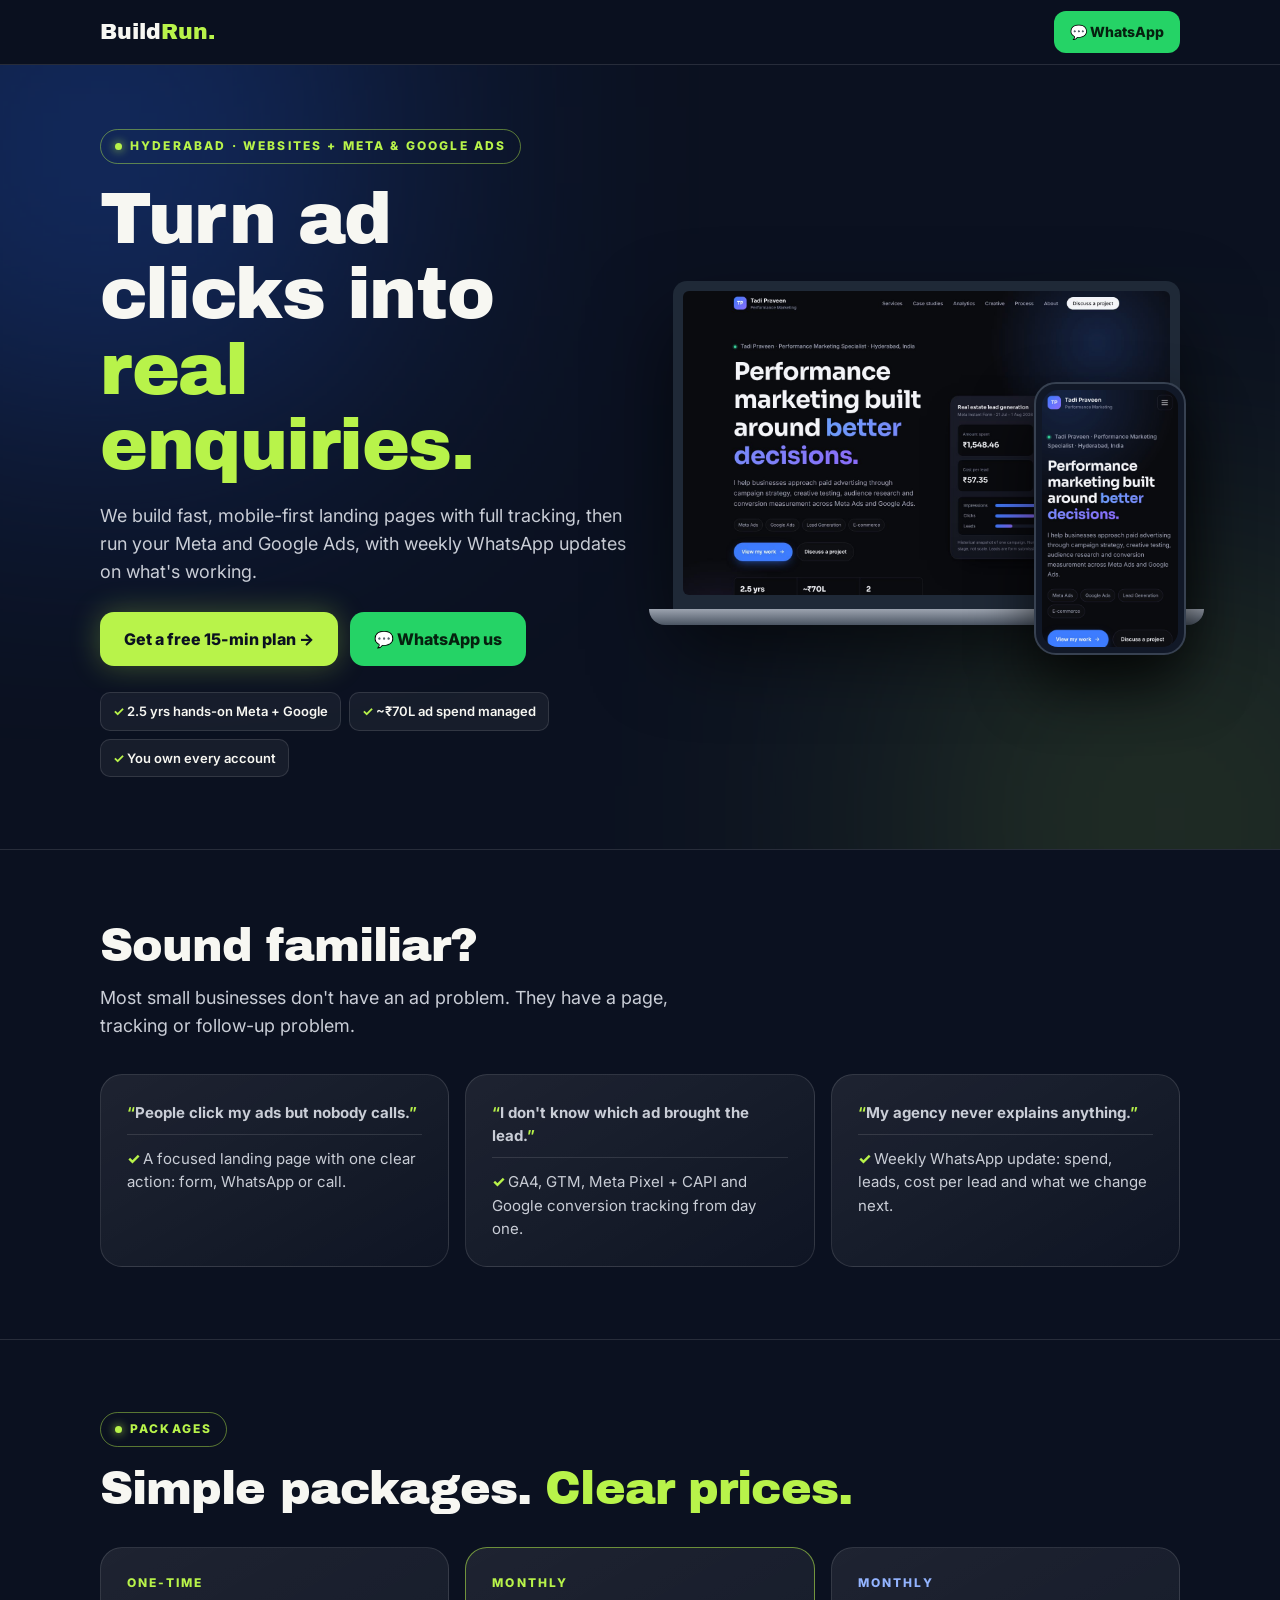
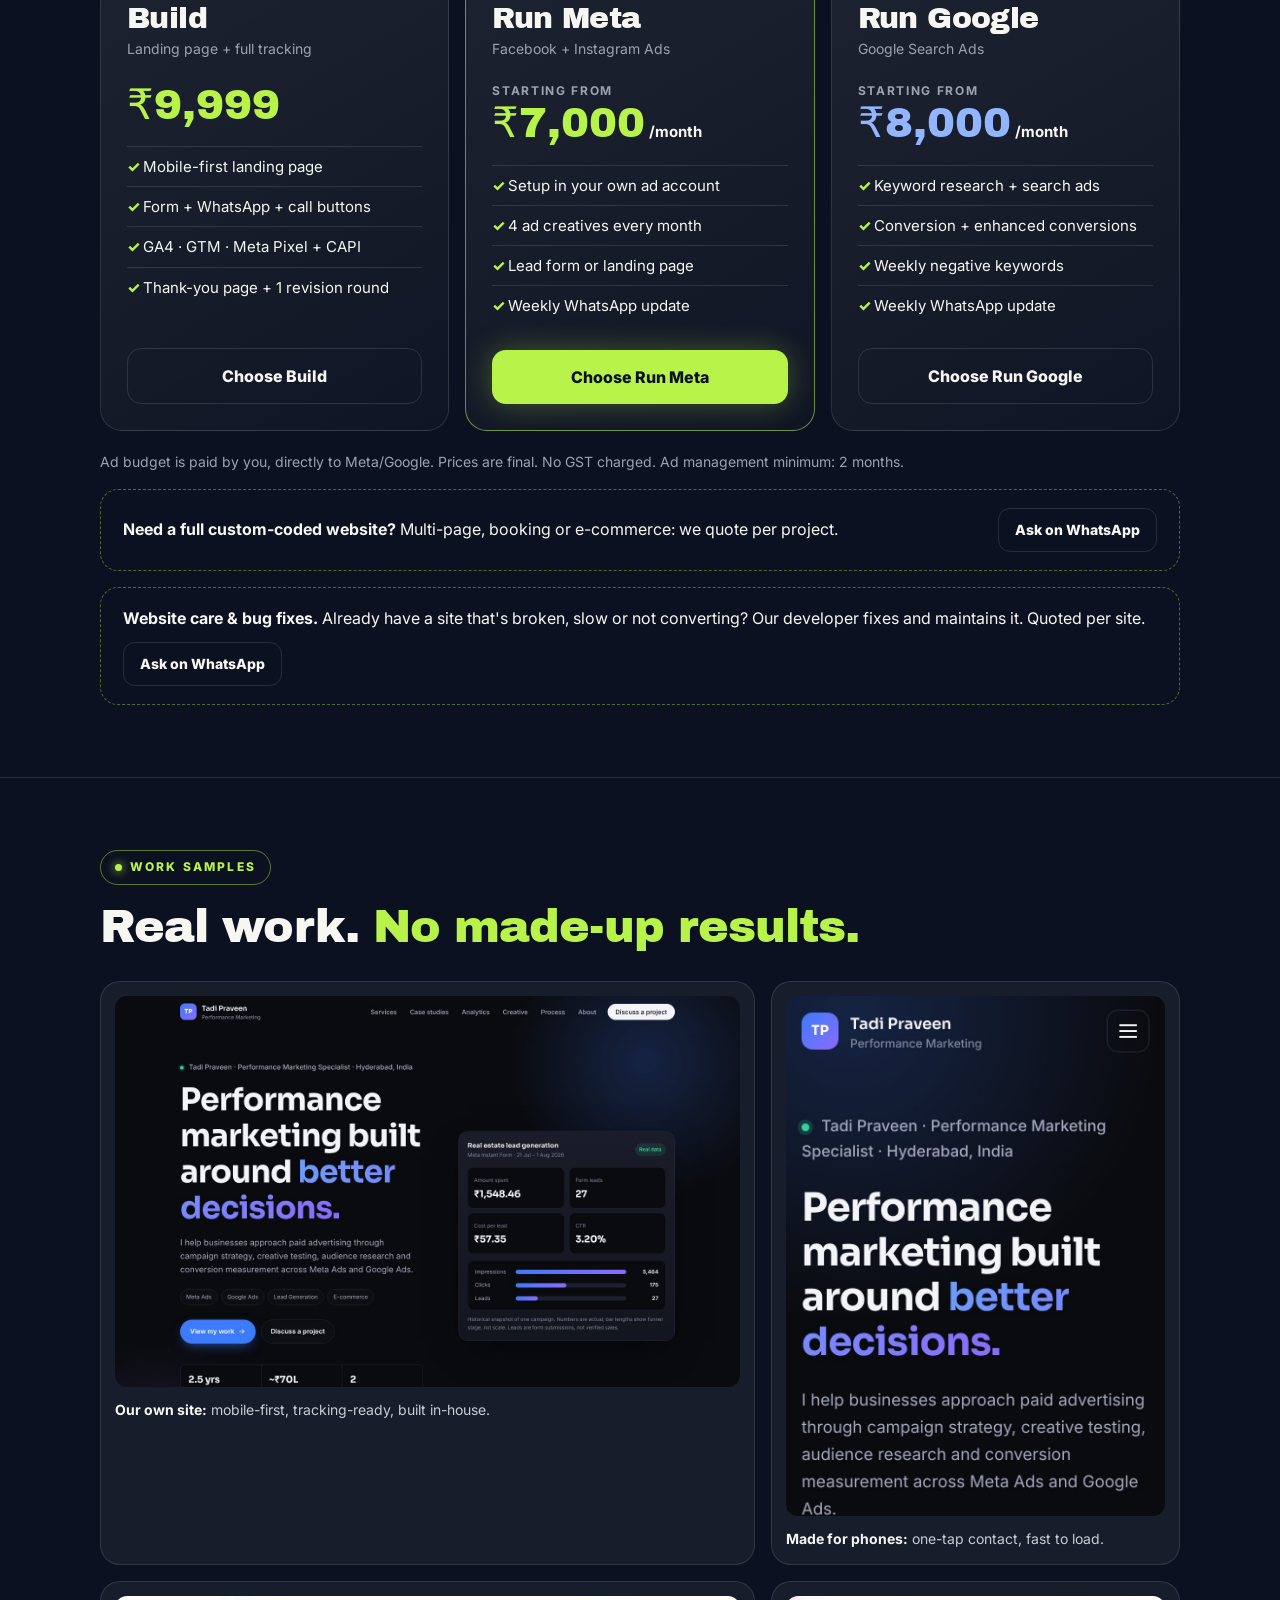
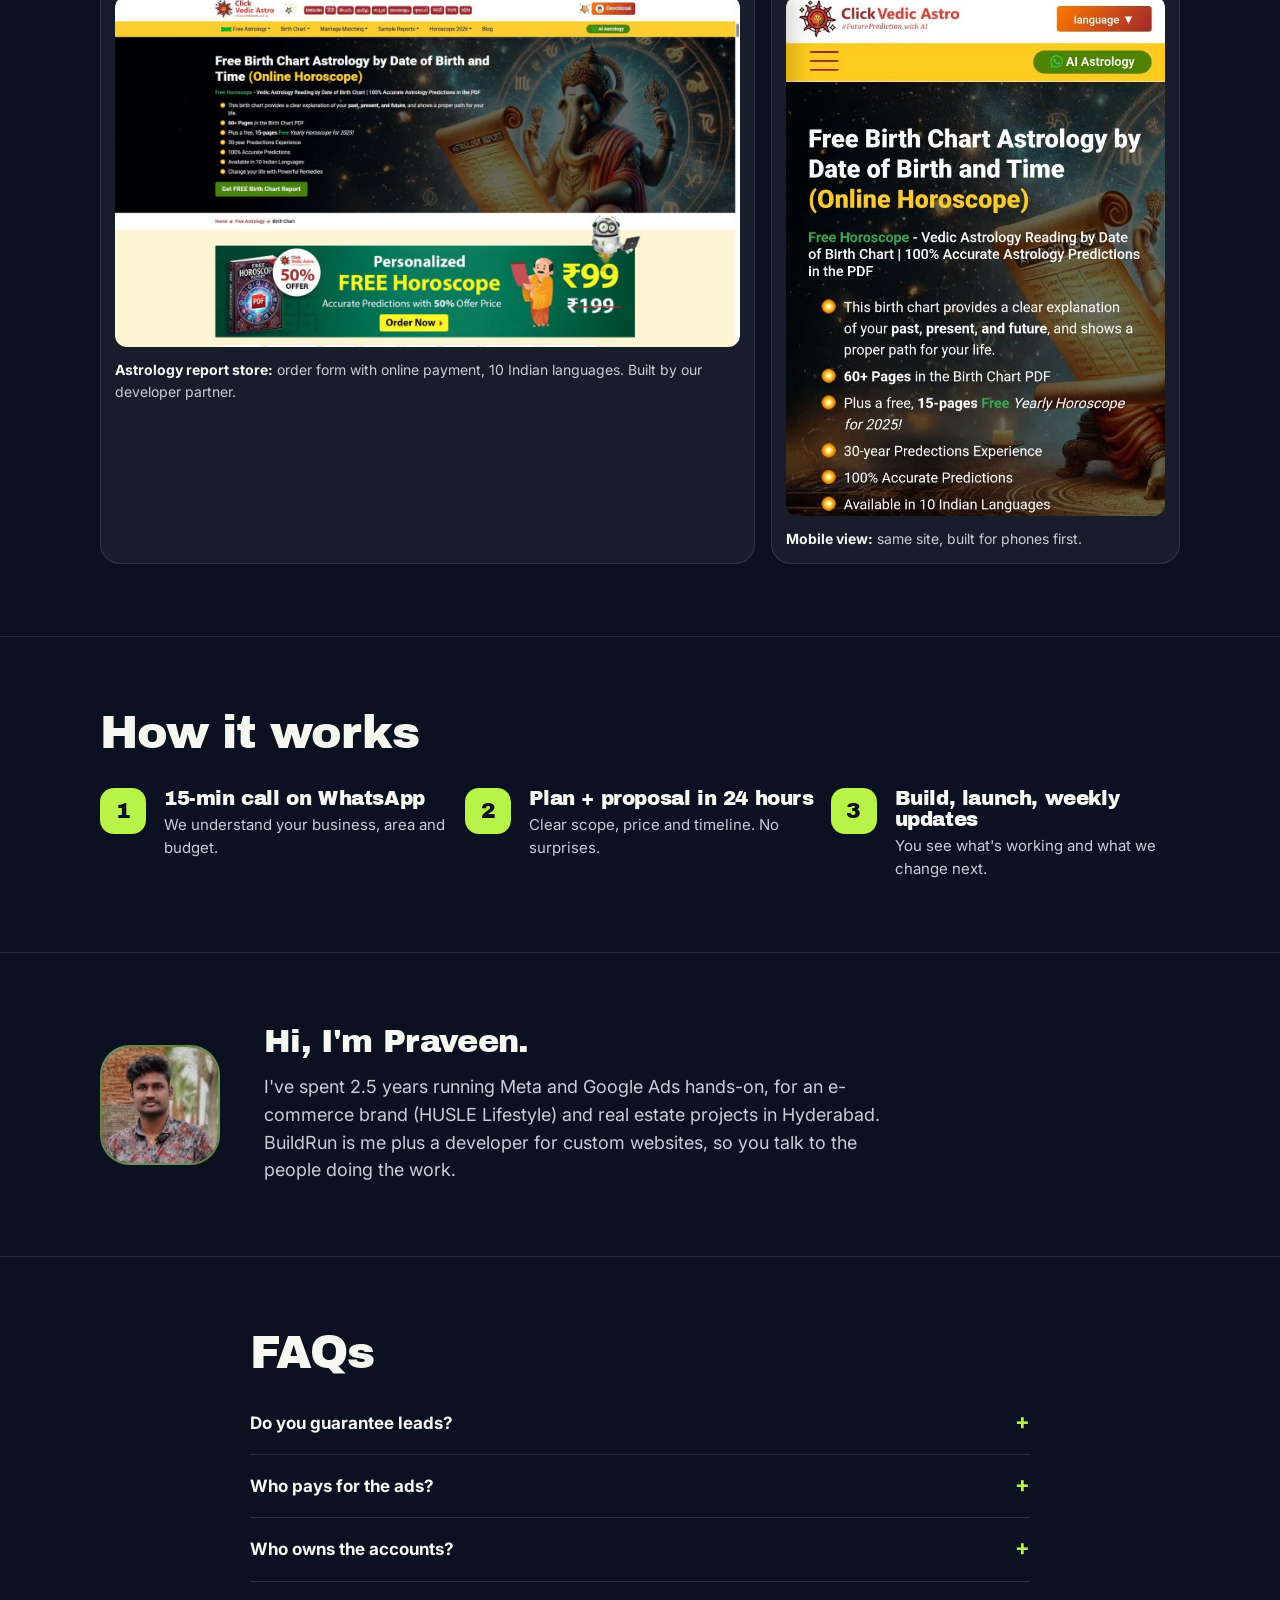
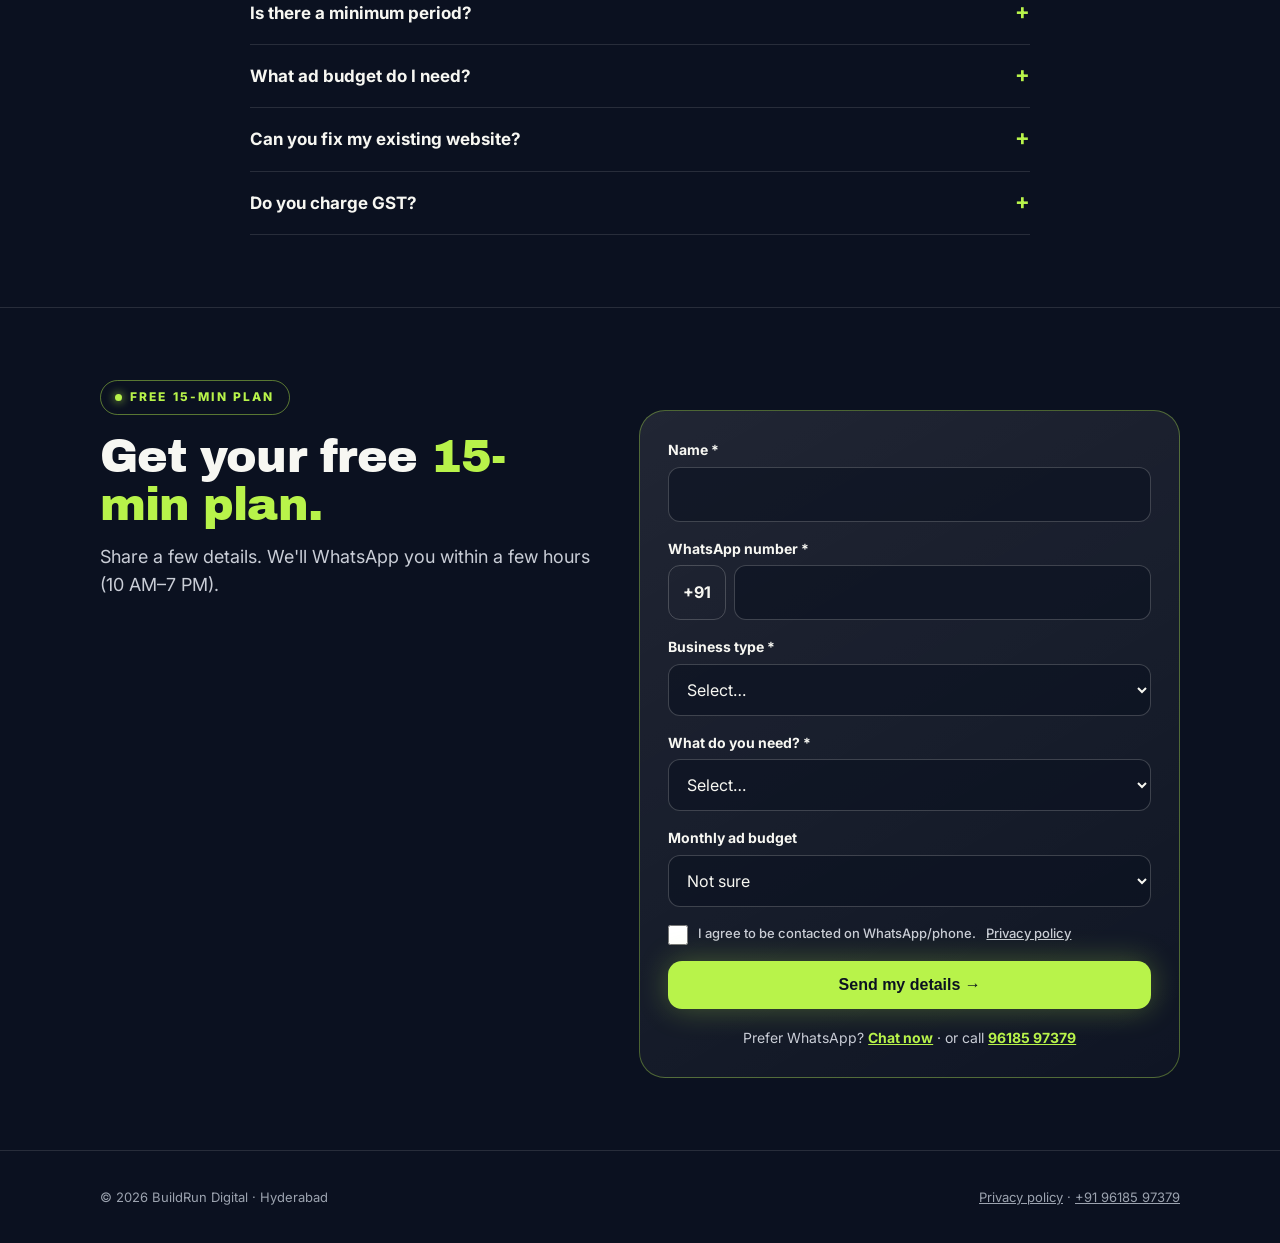
<file: index.html>
<!doctype html>
<html lang="en">
<head>
<meta charset="utf-8">
<meta name="viewport" content="width=device-width,initial-scale=1">
<title>BuildRun Digital | Landing Pages + Meta & Google Ads, Hyderabad</title>
<meta name="description" content="BuildRun Digital builds fast, mobile-first landing pages with full tracking and runs Meta & Google Ads for Hyderabad businesses. Clear prices, weekly WhatsApp updates.">
<link rel="canonical" href="https://buildrundigital.in/">
<meta property="og:title" content="BuildRun Digital: Turn ad clicks into real enquiries">
<meta property="og:description" content="Landing pages + Meta & Google Ads for Hyderabad businesses. Build ₹9,999 · Run Meta from ₹7,000/mo · Run Google from ₹8,000/mo.">
<meta property="og:image" content="https://buildrundigital.in/assets/og.jpg">
<meta property="og:type" content="website">
<link rel="icon" href="assets/icon-192.png">
<link rel="preconnect" href="https://fonts.googleapis.com"><link rel="preconnect" href="https://fonts.gstatic.com" crossorigin>
<link href="https://fonts.googleapis.com/css2?family=Archivo+Black&family=Inter:wght@400;500;600;700;800&display=swap" rel="stylesheet">
<link rel="stylesheet" href="assets/style.css">
<!-- Google Tag Manager -->
<script>(function(w,d,s,l,i){w[l]=w[l]||[];w[l].push({'gtm.start':new Date().getTime(),event:'gtm.js'});var f=d.getElementsByTagName(s)[0],j=d.createElement(s),dl=l!='dataLayer'?'&l='+l:'';j.async=true;j.src='https://www.googletagmanager.com/gtm.js?id='+i+dl;f.parentNode.insertBefore(j,f);})(window,document,'script','dataLayer','GTM-MHM82XWP');</script>
<!-- End Google Tag Manager -->
</head>
<body>
<!-- Google Tag Manager (noscript) -->
<noscript><iframe src="https://www.googletagmanager.com/ns.html?id=GTM-MHM82XWP" height="0" width="0" style="display:none;visibility:hidden"></iframe></noscript>
<!-- End Google Tag Manager (noscript) -->

<header><div class="wrap">
 <a class="logo" href="#top">Build<span>Run.</span></a>
 <a class="btn btn-wa btn-sm js-wa" data-loc="header" href="https://wa.me/919618597379?text=Hi%20BuildRun%2C%20I%27d%20like%20a%20free%2015-min%20plan%20for%20my%20business." target="_blank" rel="noopener">💬 WhatsApp</a>
</div></header>

<main id="top">
<!-- 1. HERO -->
<section class="hero"><div class="wrap hero-grid">
 <div>
  <span class="tag">HYDERABAD · WEBSITES + META &amp; GOOGLE ADS</span>
  <h1>Turn ad clicks into <span class="lime">real enquiries.</span></h1>
  <p class="lead">We build fast, mobile-first landing pages with full tracking, then run your Meta and Google Ads, with weekly WhatsApp updates on what's working.</p>
  <div class="ctas">
   <a class="btn btn-lime" href="#enquire">Get a free 15-min plan →</a>
   <a class="btn btn-wa js-wa" data-loc="hero" href="https://wa.me/919618597379?text=Hi%20BuildRun%2C%20I%27d%20like%20a%20free%2015-min%20plan%20for%20my%20business." target="_blank" rel="noopener">💬 WhatsApp us</a>
  </div>
  <div class="chips">
   <span class="chip"><b>✓</b> 2.5 yrs hands-on Meta + Google</span>
   <span class="chip"><b>✓</b> ~₹70L ad spend managed</span>
   <span class="chip"><b>✓</b> You own every account</span>
  </div>
 </div>
 <div class="mock" aria-hidden="true">
  <div class="laptop"><img src="assets/work-site-desktop.jpg" alt="" width="1440" height="900"></div><div class="base"></div>
  <div class="phone"><img src="assets/work-site-mobile.jpg" alt="" width="780" height="1688"></div>
 </div>
</div></section>

<!-- 2. PROBLEM → FIX -->
<section><div class="wrap">
 <h2>Sound familiar?</h2>
 <p class="lead">Most small businesses don't have an ad problem. They have a page, tracking or follow-up problem.</p>
 <div class="grid3">
  <div class="card"><p class="prob">People click my ads but nobody calls.</p><p class="fix">A focused landing page with one clear action: form, WhatsApp or call.</p></div>
  <div class="card"><p class="prob">I don't know which ad brought the lead.</p><p class="fix">GA4, GTM, Meta Pixel + CAPI and Google conversion tracking from day one.</p></div>
  <div class="card"><p class="prob">My agency never explains anything.</p><p class="fix">Weekly WhatsApp update: spend, leads, cost per lead and what we change next.</p></div>
 </div>
</div></section>

<!-- 3. PACKAGES -->
<section id="packages"><div class="wrap">
 <span class="tag">PACKAGES</span>
 <h2>Simple packages. <span class="lime">Clear prices.</span></h2>
 <div class="grid3">
  <div class="card pkg">
   <span class="k">ONE-TIME</span><h3>Build</h3><span class="sub">Landing page + full tracking</span>
   <div class="price" style="margin-top:22px">₹9,999</div>
   <ul><li>Mobile-first landing page</li><li>Form + WhatsApp + call buttons</li><li>GA4 · GTM · Meta Pixel + CAPI</li><li>Thank-you page + 1 revision round</li></ul>
   <a class="btn btn-ghost js-pick" data-service="Build" href="#enquire">Choose Build</a>
  </div>
  <div class="card pkg hot">
   <span class="k">MONTHLY</span><h3>Run Meta</h3><span class="sub">Facebook + Instagram Ads</span>
   <div class="from">STARTING FROM</div><div class="price">₹7,000<small> /month</small></div>
   <ul><li>Setup in your own ad account</li><li>4 ad creatives every month</li><li>Lead form or landing page</li><li>Weekly WhatsApp update</li></ul>
   <a class="btn btn-lime js-pick" data-service="Run Meta" href="#enquire">Choose Run Meta</a>
  </div>
  <div class="card pkg g">
   <span class="k">MONTHLY</span><h3>Run Google</h3><span class="sub">Google Search Ads</span>
   <div class="from">STARTING FROM</div><div class="price">₹8,000<small> /month</small></div>
   <ul><li>Keyword research + search ads</li><li>Conversion + enhanced conversions</li><li>Weekly negative keywords</li><li>Weekly WhatsApp update</li></ul>
   <a class="btn btn-ghost js-pick" data-service="Run Google" href="#enquire">Choose Run Google</a>
  </div>
 </div>
 <p class="note">Ad budget is paid by you, directly to Meta/Google. Prices are final. No GST charged. Ad management minimum: 2 months.</p>
 <div class="custom"><span><b>Need a full custom-coded website?</b> Multi-page, booking or e-commerce: we quote per project.</span>
  <a class="btn btn-ghost btn-sm js-wa" data-loc="custom" href="https://wa.me/919618597379?text=Hi%20BuildRun%2C%20I%20need%20a%20quote%20for%20a%20custom%20website." target="_blank" rel="noopener">Ask on WhatsApp</a></div>
 <div class="custom"><span><b>Website care &amp; bug fixes.</b> Already have a site that's broken, slow or not converting? Our developer fixes and maintains it. Quoted per site.</span>
  <a class="btn btn-ghost btn-sm js-wa" data-loc="website_care" href="https://wa.me/919618597379?text=Hi%20BuildRun%2C%20I%20need%20help%20fixing%20my%20website." target="_blank" rel="noopener">Ask on WhatsApp</a></div>
</div></section>

<!-- 4. WORK -->
<section id="work"><div class="wrap">
 <span class="tag">WORK SAMPLES</span>
 <h2>Real work. <span class="lime">No made-up results.</span></h2>
 <div class="work">
  <figure><img src="assets/work-site-desktop.jpg" alt="Performance marketing portfolio website built in-house, desktop view" width="1440" height="900" loading="lazy"><figcaption><b>Our own site:</b> mobile-first, tracking-ready, built in-house.</figcaption></figure>
  <figure><img src="assets/work-site-mobile.jpg" alt="Same website on mobile" width="780" height="1688" loading="lazy" style="max-height:520px;object-fit:cover;object-position:top"><figcaption><b>Made for phones:</b> one-tap contact, fast to load.</figcaption></figure>
  <figure><img src="assets/work-astro-desktop.jpg" alt="Astrology report website with online ordering, desktop view" width="1440" height="810" loading="lazy"><figcaption><b>Astrology report store:</b> order form with online payment, 10 Indian languages. Built by our developer partner.</figcaption></figure>
  <figure><img src="assets/work-astro-mobile.jpg" alt="Same astrology website on mobile" width="640" height="1180" loading="lazy" style="max-height:520px;object-fit:cover;object-position:top"><figcaption><b>Mobile view:</b> same site, built for phones first.</figcaption></figure>
 </div>
 <!-- ADD LATER: friend's website mockups + redacted HUSLE / real estate ad screenshots -->
</div></section>

<!-- 5. HOW IT WORKS -->
<section><div class="wrap">
 <h2>How it works</h2>
 <div class="steps">
  <div class="step"><h3>15-min call on WhatsApp</h3><p>We understand your business, area and budget.</p></div>
  <div class="step"><h3>Plan + proposal in 24 hours</h3><p>Clear scope, price and timeline. No surprises.</p></div>
  <div class="step"><h3>Build, launch, weekly updates</h3><p>You see what's working and what we change next.</p></div>
 </div>
</div></section>

<!-- 6. ABOUT -->
<section><div class="wrap about">
 <img class="avatar" src="assets/founder.jpg" alt="Tadi Praveen, founder of BuildRun Digital" width="120" height="120" style="object-fit:cover">
 <div>
  <h2 style="font-size:32px">Hi, I'm Praveen.</h2>
  <p class="lead">I've spent 2.5 years running Meta and Google Ads hands-on, for an e-commerce brand (HUSLE Lifestyle) and real estate projects in Hyderabad. BuildRun is me plus a developer for custom websites, so you talk to the people doing the work.</p>
 </div>
</div></section>

<!-- 7. FAQ -->
<section id="faq"><div class="wrap" style="max-width:820px">
 <h2>FAQs</h2>
 <details><summary>Do you guarantee leads?</summary><p>No. Nobody honestly can. We set things up properly, test, and show you real numbers every week.</p></details>
 <details><summary>Who pays for the ads?</summary><p>You pay Meta/Google directly from your own ad account. Our fee is separate.</p></details>
 <details><summary>Who owns the accounts?</summary><p>You do: the ad account, pixel, GA4 and domain. We get partner access only.</p></details>
 <details><summary>Is there a minimum period?</summary><p>2 months for ad management. The first 2–3 weeks are a learning and testing phase.</p></details>
 <details><summary>What ad budget do I need?</summary><p>A suggested starting point is ₹15,000/month for Meta and ₹20,000/month for Google. We'll suggest a budget for your area on the call.</p></details>
 <details><summary>Can you fix my existing website?</summary><p>Yes. Our developer handles bug fixes and ongoing maintenance, including for an e-commerce store we work with. Share your site link on WhatsApp and we'll quote.</p></details>
 <details><summary>Do you charge GST?</summary><p>No. Prices are final.</p></details>
</div></section>

<!-- 8. FORM -->
<section id="enquire"><div class="wrap formwrap">
 <div>
  <span class="tag">FREE 15-MIN PLAN</span>
  <h2>Get your free <span class="lime">15-min plan.</span></h2>
  <p class="lead">Share a few details. We'll WhatsApp you within a few hours (10 AM–7 PM).</p>
 </div>
 <form class="formbox" id="leadForm" novalidate>
  <div class="fg"><label for="name">Name *</label><input id="name" name="name" autocomplete="name" required><div class="err">Please enter your name.</div></div>
  <div class="fg"><label for="phone">WhatsApp number *</label><div class="ph"><span>+91</span><input id="phone" name="phone" inputmode="numeric" autocomplete="tel-national" maxlength="10" required></div><div class="err">Please enter a 10-digit mobile number.</div></div>
  <div class="fg"><label for="business">Business type *</label><select id="business" name="business" required>
   <option value="">Select…</option><option>Real estate</option><option>Clinic / Healthcare</option><option>Restaurant / Café</option><option>Education / Coaching</option><option>Salon / Spa</option><option>Retail / E-commerce</option><option>Other</option></select><div class="err">Please choose one.</div></div>
  <div class="fg"><label for="service">What do you need? *</label><select id="service" name="service" required>
   <option value="">Select…</option><option>Build</option><option>Run Meta</option><option>Run Google</option><option>Custom website</option><option>Website care / bug fixes</option><option>Not sure</option></select><div class="err">Please choose one.</div></div>
  <div class="fg"><label for="budget">Monthly ad budget</label><select id="budget" name="budget">
   <option>Not sure</option><option>Under ₹15k</option><option>₹15k–30k</option><option>₹30k+</option></select></div>
  <div class="fg"><label class="consent"><input type="checkbox" id="consent" name="consent" required> I agree to be contacted on WhatsApp/phone. <a href="privacy-policy/">Privacy policy</a></label><div class="err">Please tick to continue.</div></div>
  <input type="hidden" name="utm_source"><input type="hidden" name="utm_medium"><input type="hidden" name="utm_campaign"><input type="hidden" name="utm_content"><input type="hidden" name="utm_term"><input type="hidden" name="gclid"><input type="hidden" name="fbclid"><input type="hidden" name="page">
  <input type="text" name="website" tabindex="-1" autocomplete="off" style="position:absolute;left:-9999px" aria-hidden="true"><!-- spam trap -->
  <button class="btn btn-lime" type="submit" style="width:100%">Send my details →</button>
  <p class="alt">Prefer WhatsApp? <a class="js-wa" data-loc="form" href="https://wa.me/919618597379?text=Hi%20BuildRun%2C%20I%27d%20like%20a%20free%2015-min%20plan%20for%20my%20business." target="_blank" rel="noopener">Chat now</a> · or call <a class="js-call" data-loc="form" href="tel:+919618597379">96185 97379</a></p>
 </form>
</div></section>
</main>

<footer><div class="wrap"><span>© 2026 BuildRun Digital · Hyderabad</span><span><a href="privacy-policy/">Privacy policy</a> · <a class="js-call" data-loc="footer" href="tel:+919618597379">+91 96185 97379</a></span></div></footer>

<div class="mbar">
 <a class="btn btn-wa js-wa" data-loc="sticky" href="https://wa.me/919618597379?text=Hi%20BuildRun%2C%20I%27d%20like%20a%20free%2015-min%20plan%20for%20my%20business." target="_blank" rel="noopener">💬 WhatsApp</a>
 <a class="btn btn-lime js-call" data-loc="sticky" href="tel:+919618597379">📞 Call</a>
</div>

<script>
// Paste the Google Apps Script web app URL here (see SETUP.md, part 2)
window.LEAD_ENDPOINT = "https://script.google.com/macros/s/AKfycbw1TQQOhSPXtGVyYWQDcDoe4ScrxAh5ZcqU63MBVeZ1H2usxKY_GWOc2KyDvNOVzh86ZQ/exec";
</script>
<script src="assets/main.js"></script>
</body>
</html>
</file>
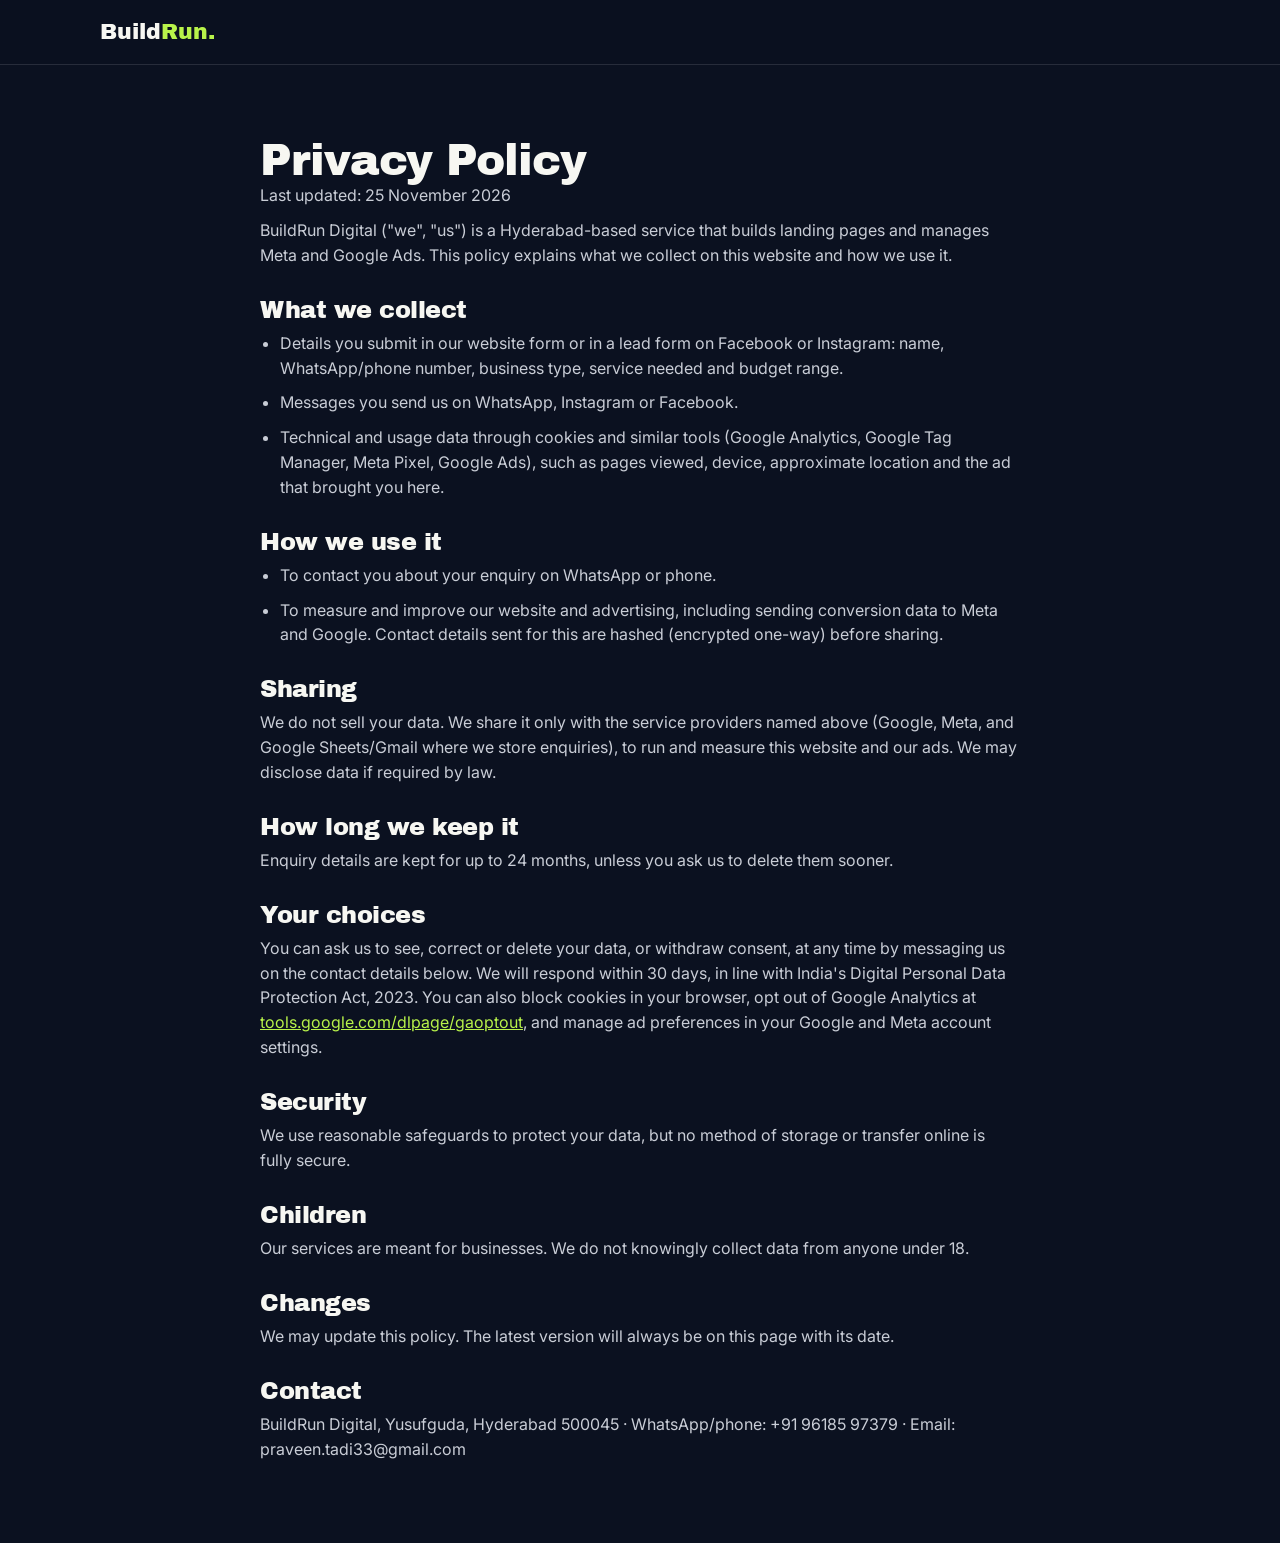
<file: privacy-policy/index.html>
<!doctype html>
<html lang="en">
<head>
<!-- Google Tag Manager -->
<script>(function(w,d,s,l,i){w[l]=w[l]||[];w[l].push({'gtm.start':new Date().getTime(),event:'gtm.js'});var f=d.getElementsByTagName(s)[0],j=d.createElement(s),dl=l!='dataLayer'?'&l='+l:'';j.async=true;j.src='https://www.googletagmanager.com/gtm.js?id='+i+dl;f.parentNode.insertBefore(j,f);})(window,document,'script','dataLayer','GTM-MHM82XWP');</script>
<!-- End Google Tag Manager -->

<meta charset="utf-8">
<meta name="viewport" content="width=device-width,initial-scale=1">
<title>Privacy Policy | BuildRun Digital</title>
<link rel="icon" href="../assets/icon-192.png">
<link href="https://fonts.googleapis.com/css2?family=Archivo+Black&family=Inter:wght@400;600;700;800&display=swap" rel="stylesheet">
<link rel="stylesheet" href="../assets/style.css">
<style>.pp h2{font-size:24px;margin:30px 0 8px}.pp p,.pp li{color:#C9CDD6;font-size:16px;margin-bottom:10px}.pp ul{padding-left:20px}</style>
</head>
<body>
<!-- Google Tag Manager (noscript) -->
<noscript><iframe src="https://www.googletagmanager.com/ns.html?id=GTM-MHM82XWP" height="0" width="0" style="display:none;visibility:hidden"></iframe></noscript>
<!-- End Google Tag Manager (noscript) -->

<header><div class="wrap"><a class="logo" href="../">Build<span>Run.</span></a></div></header>
<main><section style="border:0"><div class="wrap pp" style="max-width:800px">
<h1 style="font-size:44px">Privacy Policy</h1>
<p>Last updated: 25 November 2026</p>
<p>BuildRun Digital ("we", "us") is a Hyderabad-based service that builds landing pages and manages Meta and Google Ads. This policy explains what we collect on this website and how we use it.</p>
<h2>What we collect</h2>
<ul><li>Details you submit in our website form or in a lead form on Facebook or Instagram: name, WhatsApp/phone number, business type, service needed and budget range.</li>
<li>Messages you send us on WhatsApp, Instagram or Facebook.</li>
<li>Technical and usage data through cookies and similar tools (Google Analytics, Google Tag Manager, Meta Pixel, Google Ads), such as pages viewed, device, approximate location and the ad that brought you here.</li></ul>
<h2>How we use it</h2>
<ul><li>To contact you about your enquiry on WhatsApp or phone.</li>
<li>To measure and improve our website and advertising, including sending conversion data to Meta and Google. Contact details sent for this are hashed (encrypted one-way) before sharing.</li></ul>
<h2>Sharing</h2>
<p>We do not sell your data. We share it only with the service providers named above (Google, Meta, and Google Sheets/Gmail where we store enquiries), to run and measure this website and our ads. We may disclose data if required by law.</p>
<h2>How long we keep it</h2>
<p>Enquiry details are kept for up to 24 months, unless you ask us to delete them sooner.</p>
<h2>Your choices</h2>
<p>You can ask us to see, correct or delete your data, or withdraw consent, at any time by messaging us on the contact details below. We will respond within 30 days, in line with India's Digital Personal Data Protection Act, 2023. You can also block cookies in your browser, opt out of Google Analytics at <a href="https://tools.google.com/dlpage/gaoptout" style="color:#B8F34A">tools.google.com/dlpage/gaoptout</a>, and manage ad preferences in your Google and Meta account settings.</p>
<h2>Security</h2>
<p>We use reasonable safeguards to protect your data, but no method of storage or transfer online is fully secure.</p>
<h2>Children</h2>
<p>Our services are meant for businesses. We do not knowingly collect data from anyone under 18.</p>
<h2>Changes</h2>
<p>We may update this policy. The latest version will always be on this page with its date.</p>
<h2>Contact</h2>
<p>BuildRun Digital, Yusufguda, Hyderabad 500045 · WhatsApp/phone: +91 96185 97379 · Email: praveen.tadi33@gmail.com</p>
</div></section></main>
</body>
</html>
</file>
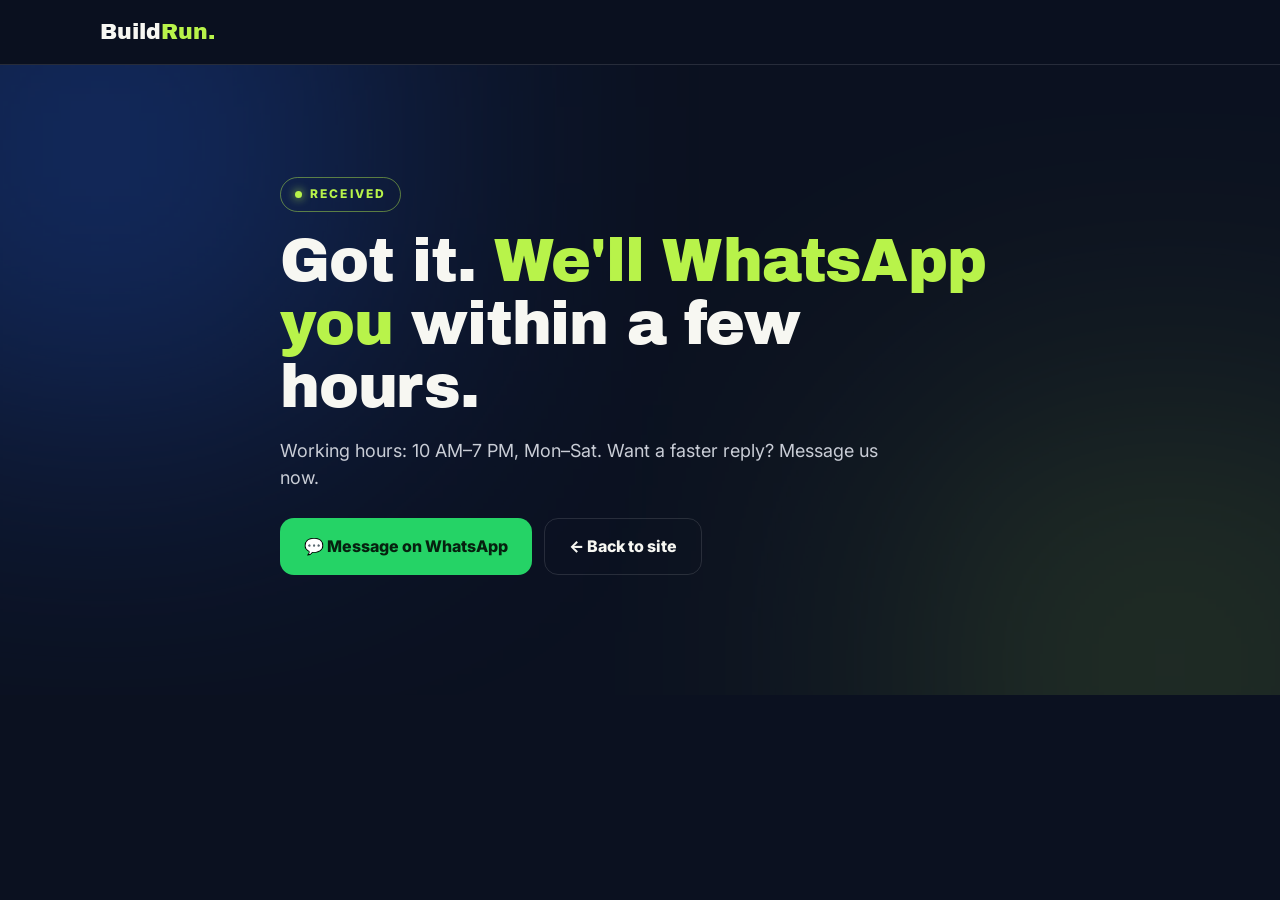
<file: thank-you/index.html>
<!doctype html>
<html lang="en">
<head>
<!-- Google Tag Manager -->
<script>(function(w,d,s,l,i){w[l]=w[l]||[];w[l].push({'gtm.start':new Date().getTime(),event:'gtm.js'});var f=d.getElementsByTagName(s)[0],j=d.createElement(s),dl=l!='dataLayer'?'&l='+l:'';j.async=true;j.src='https://www.googletagmanager.com/gtm.js?id='+i+dl;f.parentNode.insertBefore(j,f);})(window,document,'script','dataLayer','GTM-MHM82XWP');</script>
<!-- End Google Tag Manager -->

<meta charset="utf-8">
<meta name="viewport" content="width=device-width,initial-scale=1">
<title>Thank you | BuildRun Digital</title>
<meta name="robots" content="noindex">
<link rel="icon" href="../assets/icon-192.png">
<link href="https://fonts.googleapis.com/css2?family=Archivo+Black&family=Inter:wght@400;600;700;800&display=swap" rel="stylesheet">
<link rel="stylesheet" href="../assets/style.css">
<script>
// generate_lead fires here (only after a real form submit)
window.dataLayer = window.dataLayer || [];
(function(){
  var p="",n="",s="",id="";
  try{p=sessionStorage.getItem("lead_phone")||"";n=sessionStorage.getItem("lead_name")||"";s=sessionStorage.getItem("lead_service")||"";id=sessionStorage.getItem("lead_event_id")||"";}catch(e){}
  if(p){
    window.dataLayer.push({event:"generate_lead",lead_service:s,event_id:id,user_data:{phone_number:p,first_name:(n.split(" ")[0]||"")}});
    try{sessionStorage.removeItem("lead_phone");}catch(e){}
  }
})();
</script>
</head>
<body>
<!-- Google Tag Manager (noscript) -->
<noscript><iframe src="https://www.googletagmanager.com/ns.html?id=GTM-MHM82XWP" height="0" width="0" style="display:none;visibility:hidden"></iframe></noscript>
<!-- End Google Tag Manager (noscript) -->

<header><div class="wrap"><a class="logo" href="../">Build<span>Run.</span></a></div></header>
<main><section class="hero" style="min-height:70vh;display:flex;align-items:center"><div class="wrap" style="max-width:760px">
 <span class="tag">RECEIVED</span>
 <h1 style="font-size:clamp(36px,7vw,60px)">Got it. <span class="lime">We'll WhatsApp you</span> within a few hours.</h1>
 <p class="lead" style="margin:18px 0 26px">Working hours: 10 AM–7 PM, Mon–Sat. Want a faster reply? Message us now.</p>
 <div class="ctas">
  <a class="btn btn-wa js-wa" data-loc="thankyou" href="https://wa.me/919618597379?text=Hi%20BuildRun%2C%20I%20just%20filled%20the%20form%20on%20your%20website." target="_blank" rel="noopener">💬 Message on WhatsApp</a>
  <a class="btn btn-ghost" href="../">← Back to site</a>
 </div>
</div></section></main>
<script>
document.addEventListener("click",function(e){var a=e.target.closest("a.js-wa");if(a)window.dataLayer.push({event:"whatsapp_click",click_location:"thankyou"});});
</script>
</body>
</html>
</file>
<file: assets/style.css>
:root{--ink:#0B1120;--ink2:#111827;--lime:#B8F34A;--blue:#2563EB;--off:#F7F7F2;--mut:#9CA3AF;--line:rgba(247,247,242,.12);--card:rgba(255,255,255,.05)}
*{margin:0;padding:0;box-sizing:border-box}
html{scroll-behavior:smooth}
body{font-family:Inter,system-ui,sans-serif;background:var(--ink);color:var(--off);line-height:1.55;-webkit-font-smoothing:antialiased}
a{color:inherit}
img{max-width:100%;height:auto;display:block}
.wrap{max-width:1120px;margin:0 auto;padding:0 20px}
h1,h2,h3{font-family:'Archivo Black',Inter,sans-serif;letter-spacing:-.02em;line-height:1.05;font-weight:400}
h2{font-size:clamp(30px,5vw,46px);margin-bottom:14px}
.lead{color:#C9CDD6;font-size:18px;max-width:640px}
.lime{color:var(--lime)}
section{padding:72px 0;border-top:1px solid var(--line)}
.tag{display:inline-flex;align-items:center;gap:8px;font-size:12px;font-weight:800;letter-spacing:.18em;color:var(--lime);border:1.5px solid rgba(184,243,74,.45);padding:7px 14px;border-radius:40px;margin-bottom:18px}
.tag:before{content:"";width:7px;height:7px;border-radius:50%;background:var(--lime);box-shadow:0 0 10px var(--lime)}
/* header */
header{position:sticky;top:0;z-index:20;background:rgba(11,17,32,.85);backdrop-filter:blur(12px);border-bottom:1px solid var(--line)}
header .wrap{display:flex;justify-content:space-between;align-items:center;height:64px}
.logo{font-family:'Archivo Black';font-size:22px;text-decoration:none}.logo span{color:var(--lime)}
/* buttons */
.btn{display:inline-flex;align-items:center;justify-content:center;gap:8px;font-weight:800;font-size:16px;padding:15px 24px;border-radius:14px;text-decoration:none;border:0;cursor:pointer;transition:transform .15s}
.btn:hover{transform:translateY(-2px)}
.btn-lime{background:var(--lime);color:var(--ink);box-shadow:0 0 30px rgba(184,243,74,.3)}
.btn-wa{background:#25D366;color:#06210f}
.btn-ghost{background:transparent;color:var(--off);border:1.5px solid var(--line)}
.btn-sm{padding:10px 16px;font-size:14px;border-radius:12px}
/* hero */
.hero{padding:64px 0 72px;border:0;position:relative;overflow:hidden}
.hero:before{content:"";position:absolute;width:520px;height:520px;left:-160px;top:-180px;background:var(--blue);filter:blur(140px);opacity:.35;z-index:-1}
.hero:after{content:"";position:absolute;width:460px;height:460px;right:-120px;bottom:-200px;background:var(--lime);filter:blur(150px);opacity:.18;z-index:-1}
.hero-grid{display:grid;gap:40px;align-items:center}
.hero h1{font-size:clamp(40px,8vw,72px)}
.hero .lead{margin:18px 0 26px}
.ctas{display:flex;flex-wrap:wrap;gap:12px}
.chips{display:flex;flex-wrap:wrap;gap:8px;margin-top:26px}
.chip{font-size:13px;font-weight:600;padding:8px 12px;border-radius:10px;background:var(--card);border:1px solid var(--line)}
.chip b{color:var(--lime)}
.mock{position:relative}
.laptop{border-radius:14px 14px 0 0;background:#1F2937;padding:10px 10px 14px;box-shadow:0 40px 80px rgba(0,0,0,.6)}
.laptop img{border-radius:6px}
.base{height:16px;background:linear-gradient(#9CA3AF,#4B5563);border-radius:0 0 18px 18px;margin:0 -24px}
.phone{position:absolute;right:-6px;bottom:-30px;width:30%;border-radius:22px;background:#111827;padding:6px;border:2px solid #374151;box-shadow:0 30px 60px rgba(0,0,0,.7)}
.phone img{border-radius:16px;aspect-ratio:9/17;object-fit:cover;object-position:top}
/* cards */
.grid3{display:grid;gap:16px;margin-top:34px}
.card{background:linear-gradient(150deg,rgba(255,255,255,.08),rgba(255,255,255,.02));border:1px solid var(--line);border-radius:22px;padding:26px}
.card h3{font-size:22px;margin-bottom:8px}
.card p{color:#C9CDD6;font-size:15px}
.prob{font-weight:700;font-size:17px;margin-bottom:10px}
.prob:before{content:"“";color:var(--lime)}
.prob:after{content:"”";color:var(--lime)}
.fix{font-size:15px;color:#C9CDD6;border-top:1px solid var(--line);padding-top:12px}
.fix:before{content:"✓ ";color:var(--lime);font-weight:800}
/* packages */
.pkg{display:flex;flex-direction:column}
.pkg .k{font-size:12px;font-weight:800;letter-spacing:.18em;color:var(--lime)}
.pkg h3{font-size:30px;margin:10px 0 4px}
.pkg .sub{color:var(--mut);font-size:14px}
.pkg .from{font-size:12px;font-weight:700;letter-spacing:.14em;color:var(--mut);margin-top:22px}
.pkg .price{font-family:'Archivo Black';font-size:42px;color:var(--lime);line-height:1.1}
.pkg .price small{font-family:Inter;font-weight:700;font-size:15px;color:var(--off)}
.pkg ul{list-style:none;margin:18px 0 22px;flex:1}
.pkg li{font-size:15px;padding:8px 0;border-top:1px solid var(--line)}
.pkg li:before{content:"✓ ";color:var(--lime);font-weight:800}
.pkg.hot{border-color:rgba(184,243,74,.55)}
.pkg.g .price,.pkg.g .k{color:#93B4FF}
.note{margin-top:20px;color:var(--mut);font-size:14px}
.custom{margin-top:16px;display:flex;flex-wrap:wrap;gap:12px;align-items:center;justify-content:space-between;padding:18px 22px;border-radius:18px;border:1px dashed rgba(184,243,74,.4)}
/* work */
.work{display:grid;gap:16px;margin-top:30px}
.work figure{background:var(--card);border:1px solid var(--line);border-radius:20px;padding:14px}
.work img{border-radius:12px}
.work figcaption{font-size:14px;color:#C9CDD6;margin-top:12px}
.work figcaption b{color:var(--off)}
/* steps */
.steps{display:grid;gap:16px;margin-top:30px;counter-reset:s}
.step{position:relative;padding-left:64px}
.step:before{counter-increment:s;content:counter(s);position:absolute;left:0;top:0;width:46px;height:46px;border-radius:14px;background:var(--lime);color:var(--ink);font-family:'Archivo Black';font-size:22px;display:flex;align-items:center;justify-content:center}
.step h3{font-size:20px;margin-bottom:4px}
.step p{color:#C9CDD6;font-size:15px}
/* about */
.about{display:grid;gap:24px;align-items:center}
.avatar{width:120px;height:120px;border-radius:30px;background:linear-gradient(145deg,#1E3A8A,#0B1120);border:2px solid rgba(184,243,74,.5);display:flex;align-items:center;justify-content:center;font-family:'Archivo Black';font-size:20px;text-align:center;line-height:1}
.avatar span{color:var(--lime)}
/* faq */
details{border-bottom:1px solid var(--line);padding:18px 0}
summary{cursor:pointer;font-weight:700;font-size:17px;list-style:none;display:flex;justify-content:space-between;gap:16px}
summary:after{content:"+";color:var(--lime);font-size:22px;line-height:1}
details[open] summary:after{content:"–"}
details p{color:#C9CDD6;margin-top:10px;font-size:15px}
/* form */
.formbox{background:linear-gradient(150deg,rgba(255,255,255,.09),rgba(255,255,255,.02));border:1px solid rgba(184,243,74,.35);border-radius:26px;padding:28px;margin-top:30px}
.fg{margin-bottom:16px}
label{display:block;font-size:14px;font-weight:700;margin-bottom:6px}
input,select{width:100%;font:inherit;font-size:16px;padding:14px;border-radius:12px;border:1px solid rgba(247,247,242,.2);background:rgba(11,17,32,.6);color:var(--off)}
input:focus,select:focus{outline:2px solid var(--lime);border-color:transparent}
.ph{display:flex;gap:8px}.ph span{padding:14px;border-radius:12px;border:1px solid rgba(247,247,242,.2);font-weight:700}
.consent{display:flex;gap:10px;align-items:flex-start;font-size:13px;color:#C9CDD6;font-weight:500}
.consent input{width:20px;height:20px;flex:none;margin-top:2px}
.err{color:#FCA5A5;font-size:13px;margin-top:6px;display:none}
.alt{margin-top:18px;font-size:14px;color:#C9CDD6;text-align:center}
.alt a{color:var(--lime);font-weight:700}
footer{padding:36px 0 110px;border-top:1px solid var(--line);color:var(--mut);font-size:13px}
footer .wrap{display:flex;flex-wrap:wrap;gap:12px;justify-content:space-between}
/* sticky mobile bar */
.mbar{position:fixed;left:0;right:0;bottom:0;z-index:30;display:grid;grid-template-columns:1fr 1fr;gap:10px;padding:10px 14px calc(10px + env(safe-area-inset-bottom));background:rgba(11,17,32,.92);backdrop-filter:blur(10px);border-top:1px solid var(--line)}
.mbar .btn{padding:13px}
@media(min-width:860px){
 .hero-grid{grid-template-columns:1.05fr 1fr}
 .grid3{grid-template-columns:repeat(3,1fr)}
 .work{grid-template-columns:1.6fr 1fr}
 .steps{grid-template-columns:repeat(3,1fr)}
 .about{grid-template-columns:140px 1fr}
 .formwrap{display:grid;grid-template-columns:1fr 1.1fr;gap:48px;align-items:start}
 .mbar{display:none}
 footer{padding-bottom:36px}
}
</file>
